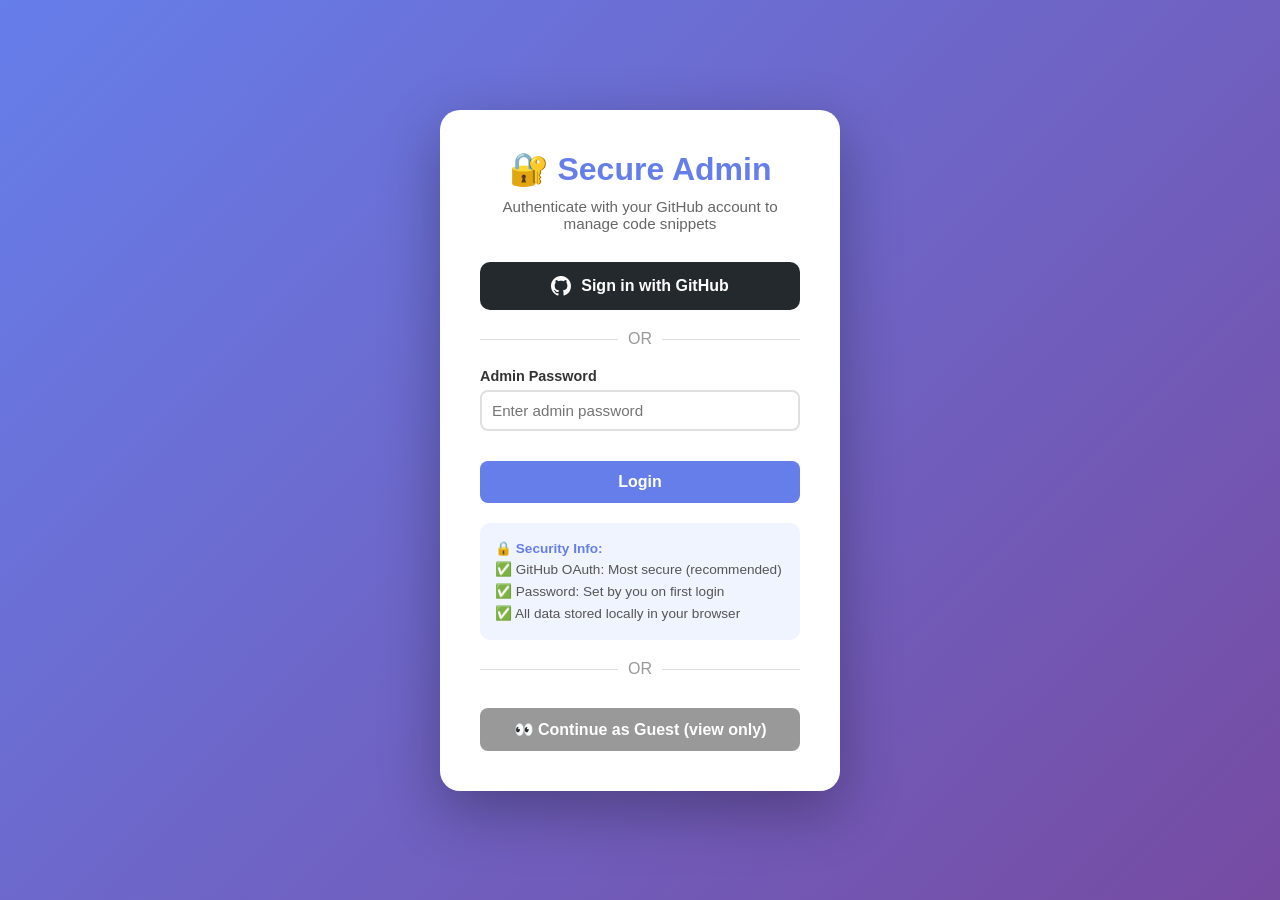
<file: admin.html>
<!DOCTYPE html>
<html lang="en">
<head>
    <meta charset="UTF-8">
    <meta name="viewport" content="width=device-width, initial-scale=1.0">
    <title>Code Snippet Admin Panel - Secure</title>
    <style>
        * {
            margin: 0;
            padding: 0;
            box-sizing: border-box;
        }

        body {
            font-family: 'Inter', -apple-system, BlinkMacSystemFont, 'Segoe UI', sans-serif;
            background: linear-gradient(135deg, #667eea 0%, #764ba2 100%);
            min-height: 100vh;
            padding: 20px;
        }

        .container {
            max-width: 1200px;
            margin: 0 auto;
        }

        /* ===== LOGIN SCREEN ===== */
        .login-container {
            display: none;
            position: fixed;
            top: 0;
            left: 0;
            right: 0;
            bottom: 0;
            background: linear-gradient(135deg, #667eea 0%, #764ba2 100%);
            display: flex;
            justify-content: center;
            align-items: center;
            z-index: 1000;
        }

        .login-container.active {
            display: flex;
        }

        .login-box {
            background: white;
            padding: 40px;
            border-radius: 20px;
            box-shadow: 0 20px 60px rgba(0, 0, 0, 0.3);
            width: 100%;
            max-width: 400px;
            text-align: center;
        }

        .login-box h1 {
            color: #667eea;
            margin-bottom: 10px;
            font-size: 2em;
        }

        .login-box p {
            color: #666;
            margin-bottom: 30px;
            font-size: 0.95em;
        }

        .github-btn {
            display: flex;
            align-items: center;
            justify-content: center;
            background: #24292e;
            color: white;
            border: none;
            padding: 14px 24px;
            border-radius: 10px;
            font-size: 1em;
            font-weight: 600;
            cursor: pointer;
            margin-bottom: 15px;
            transition: all 0.3s;
            width: 100%;
        }

        .github-btn:hover {
            background: #1a1e22;
            transform: translateY(-2px);
            box-shadow: 0 10px 20px rgba(36, 41, 46, 0.3);
        }

        .github-btn svg {
            margin-right: 10px;
            width: 20px;
            height: 20px;
        }

        .divider {
            text-align: center;
            color: #999;
            margin: 20px 0;
            position: relative;
        }

        .divider::before {
            content: '';
            position: absolute;
            left: 0;
            right: 0;
            top: 50%;
            height: 1px;
            background: #ddd;
        }

        .divider span {
            background: white;
            padding: 0 10px;
            position: relative;
        }

        .login-form {
            margin-top: 20px;
        }

        .form-group {
            margin-bottom: 15px;
            text-align: left;
        }

        .form-group label {
            display: block;
            margin-bottom: 6px;
            color: #333;
            font-weight: 600;
            font-size: 0.9em;
        }

        .form-group input {
            width: 100%;
            padding: 10px;
            border: 2px solid #e0e0e0;
            border-radius: 8px;
            font-size: 0.95em;
            transition: all 0.3s;
        }

        .form-group input:focus {
            outline: none;
            border-color: #667eea;
            box-shadow: 0 0 0 3px rgba(102, 126, 234, 0.1);
        }

        .login-btn {
            width: 100%;
            padding: 12px;
            background: #667eea;
            color: white;
            border: none;
            border-radius: 8px;
            font-size: 1em;
            font-weight: 600;
            cursor: pointer;
            transition: all 0.3s;
            margin-top: 10px;
        }

        .login-btn:hover {
            background: #5568d3;
        }

        .login-info {
            background: #f0f4ff;
            padding: 15px;
            border-radius: 10px;
            margin-top: 20px;
            font-size: 0.85em;
            color: #555;
            text-align: left;
            line-height: 1.6;
        }

        .login-info strong {
            color: #667eea;
        }

        /* ===== MAIN PANEL ===== */
        .panel-container {
            display: none;
        }

        .panel-container.active {
            display: block;
        }

        header {
            text-align: center;
            color: white;
            margin-bottom: 30px;
        }

        header h1 {
            font-size: 2.5em;
            margin-bottom: 10px;
        }

        header p {
            font-size: 1.1em;
            opacity: 0.9;
        }

        .logout-btn {
            position: absolute;
            top: 20px;
            right: 20px;
            background: white;
            color: #667eea;
            border: none;
            padding: 10px 20px;
            border-radius: 8px;
            font-weight: 600;
            cursor: pointer;
            transition: all 0.3s;
        }

        .logout-btn:hover {
            background: #f0f0f0;
        }

        .user-info {
            position: absolute;
            top: 20px;
            right: 120px;
            color: white;
            font-size: 0.9em;
        }

        .user-avatar {
            display: inline-block;
            width: 35px;
            height: 35px;
            border-radius: 50%;
            margin-right: 10px;
            vertical-align: middle;
        }

        .main-grid {
            display: grid;
            grid-template-columns: 1fr 1fr;
            gap: 30px;
            margin-bottom: 30px;
        }

        .panel {
            background: white;
            border-radius: 20px;
            padding: 30px;
            box-shadow: 0 20px 60px rgba(0, 0, 0, 0.3);
            backdrop-filter: blur(10px);
        }

        .panel h2 {
            color: #667eea;
            margin-bottom: 20px;
            font-size: 1.5em;
        }

        .form-group {
            margin-bottom: 20px;
        }

        label {
            display: block;
            margin-bottom: 8px;
            color: #333;
            font-weight: 600;
            font-size: 0.95em;
        }

        input, select, textarea {
            width: 100%;
            padding: 12px;
            border: 2px solid #e0e0e0;
            border-radius: 10px;
            font-size: 1em;
            font-family: inherit;
            transition: all 0.3s;
        }

        input:focus, select:focus, textarea:focus {
            outline: none;
            border-color: #667eea;
            box-shadow: 0 0 0 3px rgba(102, 126, 234, 0.1);
        }

        textarea {
            resize: vertical;
            min-height: 150px;
            font-family: 'Courier New', monospace;
        }

        .btn {
            padding: 12px 24px;
            border: none;
            border-radius: 10px;
            font-size: 1em;
            font-weight: 600;
            cursor: pointer;
            transition: all 0.3s;
        }

        .btn-primary {
            background: #667eea;
            color: white;
            width: 100%;
        }

        .btn-primary:hover {
            background: #5568d3;
            transform: translateY(-2px);
            box-shadow: 0 10px 20px rgba(102, 126, 234, 0.3);
        }

        .btn-secondary {
            background: #f0f0f0;
            color: #333;
            margin-right: 10px;
        }

        .btn-secondary:hover {
            background: #e0e0e0;
        }

        .btn-danger {
            background: #ff6b6b;
            color: white;
        }

        .btn-danger:hover {
            background: #ff5252;
        }

        .code-list {
            max-height: 600px;
            overflow-y: auto;
        }

        .code-item {
            background: #f8f9fa;
            padding: 15px;
            border-radius: 10px;
            margin-bottom: 12px;
            border-left: 4px solid #667eea;
            display: flex;
            justify-content: space-between;
            align-items: center;
        }

        .code-item-info {
            flex: 1;
        }

        .code-item-title {
            font-weight: 600;
            color: #333;
            margin-bottom: 5px;
        }

        .code-item-meta {
            font-size: 0.85em;
            color: #666;
        }

        .code-item-badge {
            display: inline-block;
            padding: 4px 10px;
            background: #667eea;
            color: white;
            border-radius: 20px;
            font-size: 0.8em;
            margin-right: 8px;
        }

        .code-item-actions {
            display: flex;
            gap: 8px;
        }

        .btn-small {
            padding: 6px 12px;
            font-size: 0.85em;
        }

        .message {
            padding: 15px;
            border-radius: 10px;
            margin-bottom: 20px;
            font-weight: 600;
        }

        .message.success {
            background: #d4edda;
            color: #155724;
            border: 2px solid #28a745;
        }

        .message.error {
            background: #f8d7da;
            color: #721c24;
            border: 2px solid #f5c6cb;
        }

        .message.info {
            background: #d1ecf1;
            color: #0c5460;
            border: 2px solid #bee5eb;
        }

        .export-import {
            background: white;
            border-radius: 20px;
            padding: 30px;
            box-shadow: 0 20px 60px rgba(0, 0, 0, 0.3);
            margin-bottom: 30px;
        }

        .export-import h2 {
            color: #667eea;
            margin-bottom: 20px;
        }

        .button-group {
            display: flex;
            gap: 10px;
            flex-wrap: wrap;
        }

        .stats {
            display: grid;
            grid-template-columns: repeat(auto-fit, minmax(150px, 1fr));
            gap: 15px;
            margin-bottom: 20px;
        }

        .stat-box {
            background: linear-gradient(135deg, #667eea 0%, #764ba2 100%);
            color: white;
            padding: 20px;
            border-radius: 10px;
            text-align: center;
        }

        .stat-number {
            font-size: 2em;
            font-weight: 700;
        }

        .stat-label {
            font-size: 0.9em;
            opacity: 0.9;
        }

        @media (max-width: 768px) {
            .main-grid {
                grid-template-columns: 1fr;
            }

            header h1 {
                font-size: 1.8em;
            }

            .button-group {
                flex-direction: column;
            }

            .btn-small {
                width: 100%;
            }

            .logout-btn, .user-info {
                position: static;
                margin: 10px 0;
            }
        }

        .scrollbar-custom::-webkit-scrollbar {
            width: 8px;
        }

        .scrollbar-custom::-webkit-scrollbar-track {
            background: #f1f1f1;
            border-radius: 10px;
        }

        .scrollbar-custom::-webkit-scrollbar-thumb {
            background: #667eea;
            border-radius: 10px;
        }

        .loading {
            text-align: center;
            padding: 20px;
            color: #667eea;
        }

        .spinner {
            border: 3px solid #f3f3f3;
            border-top: 3px solid #667eea;
            border-radius: 50%;
            width: 30px;
            height: 30px;
            animation: spin 1s linear infinite;
            margin: 10px auto;
        }

        @keyframes spin {
            0% { transform: rotate(0deg); }
            100% { transform: rotate(360deg); }
        }
    </style>
</head>
<body>

<!-- LOGIN SCREEN -->
<div class="login-container active" id="loginContainer">
    <div class="login-box">
        <h1>🔐 Secure Admin</h1>
        <p>Authenticate with your GitHub account to manage code snippets</p>
        
        <button class="github-btn" onclick="loginWithGitHub()">
            <svg fill="currentColor" viewBox="0 0 16 16">
                <path d="M8 0C3.58 0 0 3.58 0 8c0 3.54 2.29 6.53 5.47 7.59.4.07.55-.17.55-.38 0-.19-.01-.82-.01-1.49-2.01.37-2.53-.49-2.69-.94-.09-.23-.48-.94-.82-1.13-.28-.15-.68-.52-.01-.53.63-.01 1.08.58 1.23.82.72 1.21 1.87.87 2.33.66.07-.52.28-.87.51-1.07-1.78-.2-3.64-.89-3.64-3.95 0-.87.31-1.59.82-2.15-.08-.2-.36-1.02.08-2.12 0 0 .67-.21 2.2.82.64-.18 1.32-.27 2-.27.68 0 1.36.09 2 .27 1.53-1.04 2.2-.82 2.2-.82.44 1.1.16 1.92.08 2.12.51.56.82 1.27.82 2.15 0 3.07-1.87 3.75-3.65 3.95.29.25.54.73.54 1.48 0 1.07-.01 1.93-.01 2.2 0 .21.15.46.55.38A8.012 8.012 0 0 0 16 8c0-4.42-3.58-8-8-8z"/>
            </svg>
            Sign in with GitHub
        </button>

        <div class="divider"><span>OR</span></div>

        <form class="login-form" onsubmit="loginWithPassword(event)">
            <div class="form-group">
                <label for="password">Admin Password</label>
                <input type="password" id="password" placeholder="Enter admin password" required>
            </div>
            <button type="submit" class="login-btn">Login</button>
        </form>

        <div class="login-info">
            <strong>🔒 Security Info:</strong><br>
            ✅ GitHub OAuth: Most secure (recommended)<br>
            ✅ Password: Set by you on first login<br>
            ✅ All data stored locally in your browser
        </div>

        <div class="divider"><span>OR</span></div>

        <button class="login-btn" style="background:#999;" onclick="loginAsGuest()">👀 Continue as Guest (view only)</button>
    </div>
</div>

<!-- MAIN PANEL -->
<div class="panel-container" id="panelContainer">
    <div class="user-info" id="userInfo"></div>
    <button class="logout-btn" onclick="logout()">🚪 Logout</button>

    <div class="container">
        <header>
            <h1>📝 Code Snippet Admin Panel</h1>
            <p>Manage your portfolio code snippets securely</p>
        </header>

        <div id="message"></div>

        <div class="export-import">
            <h2>📊 Dashboard</h2>
            <div class="stats">
                <div class="stat-box">
                    <div class="stat-number" id="totalCodes">0</div>
                    <div class="stat-label">Total Codes</div>
                </div>
                <div class="stat-box">
                    <div class="stat-number" id="cCount">0</div>
                    <div class="stat-label">C Snippets</div>
                </div>
                <div class="stat-box">
                    <div class="stat-number" id="cppCount">0</div>
                    <div class="stat-label">C++ Snippets</div>
                </div>
                <div class="stat-box">
                    <div class="stat-number" id="pythonCount">0</div>
                    <div class="stat-label">Python Snippets</div>
                </div>
            </div>

            <h3 style="margin-top: 20px; margin-bottom: 15px; color: #333;">Quick Actions</h3>
            <div class="button-group">
                <button class="btn btn-primary btn-small" id="publishBtn" onclick="publishToGitHub()" style="display:none;">🚀 Publish to Live Site</button>
                <button class="btn btn-primary btn-small" onclick="exportJSON()">📥 Export JSON</button>
                <button class="btn btn-secondary btn-small" onclick="document.getElementById('importFile').click()">📤 Import JSON</button>
                <input type="file" id="importFile" accept=".json" style="display: none;" onchange="importJSON(event)">
                <button class="btn btn-secondary btn-small" onclick="downloadTemplate()">📋 Download Template</button>
                <button class="btn btn-danger btn-small" onclick="clearAll()">🗑️ Clear All</button>
            </div>
            <p id="publishHint" style="display:none;margin-top:10px;font-size:0.85em;color:#888;">
                ℹ️ Sign in with GitHub (not password mode) to publish changes directly to the live site.
            </p>
        </div>

        <div class="main-grid">
            <!-- Add New Code Panel -->
            <div class="panel">
                <h2>➕ Add New Code</h2>
                <form onsubmit="addCode(event)">
                    <div class="form-group">
                        <label for="title">Code Title *</label>
                        <input type="text" id="title" placeholder="e.g., Factorial Program" required>
                    </div>

                    <div class="form-group">
                        <label for="filename">Filename *</label>
                        <input type="text" id="filename" placeholder="e.g., factorial.c" required>
                    </div>

                    <div class="form-group">
                        <label for="language">Language *</label>
                        <select id="language" required onchange="updateFileExtension()">
                            <option value="">Select Language</option>
                            <option value="C">C</option>
                            <option value="C++">C++</option>
                            <option value="Python">Python</option>
                        </select>
                    </div>

                    <div class="form-group">
                        <label for="level">Difficulty Level *</label>
                        <select id="level" required>
                            <option value="">Select Level</option>
                            <option value="basic">Basic</option>
                            <option value="advanced">Advanced</option>
                            <option value="expert">Expert</option>
                        </select>
                    </div>

                    <div class="form-group">
                        <label for="code">Code Content *</label>
                        <textarea id="code" placeholder="Paste your code here..." required></textarea>
                    </div>

                    <div class="form-group" id="ipynbGroup" style="display:none;">
                        <label for="ipynb">Notebook (.ipynb) path or full Colab URL</label>
                        <input type="text" id="ipynb" placeholder="codes/Python/expert/ml_demo.ipynb  or  https://colab.research.google.com/...">
                        <small style="display:block;margin-top:6px;color:#888;">A repo path (e.g. <code>codes/Python/expert/demo.ipynb</code>) auto-opens directly in Colab. A full URL is used as-is. Upload/manage notebooks in <a href="https://drive.google.com/drive/folders/1XSeTiWy2YNpcdTpsmmi9NyGGXFlAyVd9" target="_blank" rel="noopener">📁 this Drive folder</a> — open a notebook there, "Open with Colab", then paste its share link here.</small>
                    </div>

                    <div class="form-group">
                        <label>🔗 Extra Links (optional)</label>
                        <div id="linksList"></div>
                        <button type="button" class="btn btn-secondary btn-small" onclick="addLinkField()">+ Add Link</button>
                    </div>

                    <button type="submit" class="btn btn-primary">✨ Add Code Snippet</button>
                </form>
            </div>

            <!-- Code List Panel -->
            <div class="panel">
                <h2>📚 Your Code Snippets</h2>
                <div class="code-list scrollbar-custom" id="codeList">
                    <p style="text-align: center; color: #999; padding: 20px;">No codes added yet. Add your first code! ✨</p>
                </div>
            </div>
        </div>
    </div>
</div>

<script>
    let allCodes = [];
    let currentUser = null;
    const GITHUB_CLIENT_ID = 'Ov23liAU8YW2uRXXXXXX'; // Will be replaced
    const GITHUB_REDIRECT_URI = window.location.origin + window.location.pathname + '?auth=github';

    // Repo this admin panel publishes to (must match script.js)
    const REPO_OWNER = 'piyushsingh08112005-cmd';
    const REPO_NAME = 'piyushsingh08112005-cmd.github.io';
    const REPO_BRANCH = 'main';
    const REPO_DATA_PATH = 'data/codes.json';

    // Check authentication on page load
    window.addEventListener('load', () => {
        checkAuth();
        handleGitHubCallback();
    });

    function checkAuth() {
        const auth = localStorage.getItem('adminAuth');
        const guest = sessionStorage.getItem('guestMode');

        if (auth === 'true') {
            showPanel();
            loadFromLocalStorage();
            renderCodeList();
            updateStats();
            updateUserInfo();
        } else if (guest === 'true') {
            enterGuestMode();
        } else {
            showLogin();
        }
    }

    function showLogin() {
        document.getElementById('loginContainer').classList.add('active');
        document.getElementById('panelContainer').classList.remove('active');
    }

    function showPanel() {
        document.getElementById('loginContainer').classList.remove('active');
        document.getElementById('panelContainer').classList.add('active');
    }

    function loginAsGuest() {
        sessionStorage.setItem('guestMode', 'true');
        enterGuestMode();
        showMessage('👀 Browsing as guest — changes can\'t be saved', 'info');
    }

    function enterGuestMode() {
        showPanel();
        loadFromLocalStorage();
        renderCodeList();
        updateStats();
        updateUserInfo();
        applyGuestRestrictions();
    }

    function isGuest() {
        return sessionStorage.getItem('guestMode') === 'true';
    }

    function applyGuestRestrictions() {
        if (!isGuest()) return;

        // Disable the "Add New Code" form
        document.querySelectorAll('#panelContainer form').forEach(f => {
            f.querySelectorAll('input, textarea, select, button').forEach(el => el.disabled = true);
        });

        // Disable destructive / write quick-action buttons
        document.querySelectorAll('.export-import .button-group .btn').forEach(btn => {
            if (!btn.textContent.includes('Export') && !btn.textContent.includes('Template')) {
                btn.disabled = true;
            }
        });

        document.getElementById('importFile').disabled = true;
    }

    function loginWithGitHub() {
        // Hand off to the dedicated authorize.html page for token entry & verification
        window.location.href = 'authorize.html';
    }

    function loginWithPassword(e) {
        e.preventDefault();
        const password = document.getElementById('password').value;
        const savedPassword = localStorage.getItem('adminPassword');

        // First time setup
        if (!savedPassword) {
            if (password.length < 6) {
                alert('Password must be at least 6 characters');
                return;
            }
            localStorage.setItem('adminPassword', btoa(password)); // Simple encoding
            localStorage.setItem('adminAuth', 'true');
            localStorage.setItem('authMethod', 'password');
            showPanel();
            loadFromLocalStorage();
            renderCodeList();
            updateStats();
            updateUserInfo();
            showMessage('✅ Admin password set! Login successful.', 'success');
        } else {
            // Verify password
            if (btoa(password) === savedPassword) {
                localStorage.setItem('adminAuth', 'true');
                localStorage.setItem('authMethod', 'password');
                showPanel();
                loadFromLocalStorage();
                renderCodeList();
                updateStats();
                updateUserInfo();
                showMessage('✅ Login successful!', 'success');
            } else {
                showMessage('❌ Invalid password', 'error');
            }
        }
    }

    function updateUserInfo() {
        const authMethod = localStorage.getItem('authMethod');
        const userInfo = document.getElementById('userInfo');
        const publishBtn = document.getElementById('publishBtn');
        const publishHint = document.getElementById('publishHint');

        if (isGuest()) {
            userInfo.textContent = '👀 Guest Mode (view only)';
            publishBtn.style.display = 'none';
            publishHint.style.display = 'none';
        } else if (authMethod === 'github') {
            const user = JSON.parse(localStorage.getItem('githubUser') || '{}');
            userInfo.innerHTML = `
                <img src="${user.avatar_url}" class="user-avatar" alt="avatar">
                <span>👤 ${user.name || user.login}</span>
            `;
            publishBtn.style.display = 'inline-block';
            publishHint.style.display = 'none';
        } else {
            userInfo.textContent = '🔐 Password Protected Mode';
            publishBtn.style.display = 'none';
            publishHint.style.display = 'block';
        }
    }

    function logout() {
        if (confirm('Are you sure you want to logout?')) {
            localStorage.removeItem('adminAuth');
            sessionStorage.removeItem('guestMode');
            currentUser = null;
            document.getElementById('password').value = '';
            showLogin();
            showMessage('✅ Logged out successfully', 'info');
        }
    }

    function loadFromLocalStorage() {
        const saved = localStorage.getItem('portfolioCodes');
        if (saved) {
            allCodes = JSON.parse(saved);
        }
    }

    function saveToLocalStorage() {
        localStorage.setItem('portfolioCodes', JSON.stringify(allCodes));
    }

    function updateFileExtension() {
        const lang = document.getElementById('language').value;
        const filename = document.getElementById('filename').value;
        const extensions = { 'C': '.c', 'C++': '.cpp', 'Python': '.py' };
        
        if (lang && filename) {
            const ext = extensions[lang];
            const base = filename.split('.')[0];
            document.getElementById('filename').value = base + ext;
        }

        document.getElementById('ipynbGroup').style.display = (lang === 'Python') ? 'block' : 'none';
    }

    /* ===== EXTRA LINKS CONTROL ===== */
    function addLinkField(label, url) {
        const container = document.getElementById('linksList');
        const row = document.createElement('div');
        row.className = 'link-row';
        row.style.cssText = 'display:flex;gap:8px;margin-bottom:8px;';
        row.innerHTML = `
            <input type="text" class="link-label" placeholder="Label (e.g. Docs)" style="flex:1;padding:8px;border:2px solid #e0e0e0;border-radius:8px;" value="${label ? escapeHtml(label) : ''}">
            <input type="url" class="link-url" placeholder="https://..." style="flex:2;padding:8px;border:2px solid #e0e0e0;border-radius:8px;" value="${url ? escapeHtml(url) : ''}">
            <button type="button" class="btn btn-danger btn-small" onclick="this.parentElement.remove()">✕</button>
        `;
        container.appendChild(row);
    }

    function collectLinks() {
        const rows = document.querySelectorAll('#linksList .link-row');
        const links = [];
        rows.forEach(row => {
            const url = row.querySelector('.link-url').value.trim();
            const label = row.querySelector('.link-label').value.trim();
            if (url) links.push({ label: label || url, url });
        });
        return links;
    }

    function clearLinkFields() {
        document.getElementById('linksList').innerHTML = '';
    }

    function addCode(e) {
        if (isGuest()) { e.preventDefault(); showMessage('👀 Guests can\'t add code. Please log in.', 'error'); return; }
        e.preventDefault();

        const newCode = {
            title: document.getElementById('title').value,
            filename: document.getElementById('filename').value,
            lang: document.getElementById('language').value,
            level: document.getElementById('level').value,
            code: document.getElementById('code').value
        };

        const ipynb = document.getElementById('ipynb').value.trim();
        if (ipynb && newCode.lang === 'Python') {
            newCode.ipynb = ipynb;
        }

        const links = collectLinks();
        if (links.length) {
            newCode.links = links;
        }

        allCodes.push(newCode);
        saveToLocalStorage();
        renderCodeList();
        updateStats();
        showMessage('✅ Code snippet added successfully!', 'success');

        // Reset form
        document.querySelector('form').reset();
        clearLinkFields();
        document.getElementById('ipynbGroup').style.display = 'none';
    }

    function renderCodeList() {
        const list = document.getElementById('codeList');
        
        if (allCodes.length === 0) {
            list.innerHTML = '<p style="text-align: center; color: #999; padding: 20px;">No codes added yet. Add your first code! ✨</p>';
            return;
        }

        list.innerHTML = allCodes.map((code, index) => `
            <div class="code-item">
                <div class="code-item-info">
                    <div class="code-item-title">${escapeHtml(code.title)}</div>
                    <div class="code-item-meta">
                        <span class="code-item-badge">${code.lang}</span>
                        <span class="code-item-badge">${code.level}</span>
                        <span style="color: #666;">📄 ${escapeHtml(code.filename)}</span>
                    </div>
                </div>
                <div class="code-item-actions">
                    <button class="btn btn-secondary btn-small" onclick="editCode(${index})">✏️</button>
                    <button class="btn btn-danger btn-small" onclick="deleteCode(${index})">🗑️</button>
                </div>
            </div>
        `).join('');
    }

    function deleteCode(index) {
        if (isGuest()) { showMessage('👀 Guests can\'t delete code. Please log in.', 'error'); return; }
        if (confirm('Are you sure you want to delete this code?')) {
            allCodes.splice(index, 1);
            saveToLocalStorage();
            renderCodeList();
            updateStats();
            showMessage('❌ Code snippet deleted!', 'info');
        }
    }

    function editCode(index) {
        if (isGuest()) { showMessage('👀 Guests can\'t edit code. Please log in.', 'error'); return; }
        const code = allCodes[index];
        document.getElementById('title').value = code.title;
        document.getElementById('filename').value = code.filename;
        document.getElementById('language').value = code.lang;
        document.getElementById('level').value = code.level;
        document.getElementById('code').value = code.code;
        document.getElementById('ipynb').value = code.ipynb || '';
        document.getElementById('ipynbGroup').style.display = (code.lang === 'Python') ? 'block' : 'none';

        clearLinkFields();
        (code.links || []).forEach(link => addLinkField(link.label, link.url));

        allCodes.splice(index, 1);
        saveToLocalStorage();
        renderCodeList();
        updateStats();
        showMessage('✏️ Editing mode. Make changes and click "Add Code Snippet"', 'info');
        document.querySelector('form').scrollIntoView({ behavior: 'smooth' });
    }

    async function publishToGitHub() {
        if (isGuest()) { showMessage('👀 Guests can\'t publish. Please log in.', 'error'); return; }

        const token = localStorage.getItem('githubToken');
        if (!token) {
            showMessage('❌ Sign in with GitHub to publish directly to the live site.', 'error');
            return;
        }

        if (!confirm(`Publish ${allCodes.length} code snippet(s) to the live site? This commits directly to ${REPO_OWNER}/${REPO_NAME} (${REPO_BRANCH}).`)) {
            return;
        }

        const publishBtn = document.getElementById('publishBtn');
        publishBtn.disabled = true;
        publishBtn.textContent = '⏳ Publishing...';

        const apiUrl = `https://api.github.com/repos/${REPO_OWNER}/${REPO_NAME}/contents/${REPO_DATA_PATH}`;
        const headers = {
            'Authorization': `token ${token}`,
            'Accept': 'application/vnd.github.v3+json'
        };

        try {
            // 1. Get current file SHA (required to update an existing file)
            let sha = null;
            const getRes = await fetch(`${apiUrl}?ref=${REPO_BRANCH}`, { headers });
            if (getRes.ok) {
                const fileData = await getRes.json();
                sha = fileData.sha;
            } else if (getRes.status !== 404) {
                throw new Error(`Could not read current file (${getRes.status})`);
            }

            // 2. UTF-8 safe base64 encode of the JSON content
            const jsonStr = JSON.stringify(allCodes, null, 2);
            const base64Content = btoa(unescape(encodeURIComponent(jsonStr)));

            // 3. Commit (create or update)
            const putRes = await fetch(apiUrl, {
                method: 'PUT',
                headers: { ...headers, 'Content-Type': 'application/json' },
                body: JSON.stringify({
                    message: `Update code snippets via admin panel (${new Date().toISOString()})`,
                    content: base64Content,
                    branch: REPO_BRANCH,
                    ...(sha ? { sha } : {})
                })
            });

            if (!putRes.ok) {
                const err = await putRes.json().catch(() => ({}));
                throw new Error(err.message || `GitHub API error (${putRes.status})`);
            }

            showMessage('✅ Published! Live site will update shortly (GitHub Pages may take a minute).', 'success');
        } catch (err) {
            showMessage('❌ Publish failed: ' + err.message, 'error');
        } finally {
            publishBtn.disabled = false;
            publishBtn.textContent = '🚀 Publish to Live Site';
        }
    }

    function exportJSON() {
        const dataStr = JSON.stringify(allCodes, null, 2);
        const dataBlob = new Blob([dataStr], { type: 'application/json' });
        const url = URL.createObjectURL(dataBlob);
        const link = document.createElement('a');
        link.href = url;
        link.download = 'codes.json';
        link.click();
        showMessage('✅ JSON exported! Copy this to data/codes.json in your repo', 'success');
    }

    function importJSON(event) {
        if (isGuest()) { showMessage('👀 Guests can\'t import data. Please log in.', 'error'); return; }
        const file = event.target.files[0];
        if (!file) return;

        const reader = new FileReader();
        reader.onload = (e) => {
            try {
                const imported = JSON.parse(e.target.result);
                if (Array.isArray(imported)) {
                    allCodes = imported;
                    saveToLocalStorage();
                    renderCodeList();
                    updateStats();
                    showMessage('✅ JSON imported successfully!', 'success');
                } else {
                    showMessage('❌ Invalid JSON format. Must be an array.', 'error');
                }
            } catch (err) {
                showMessage('❌ Error parsing JSON: ' + err.message, 'error');
            }
        };
        reader.readAsText(file);
    }

    function downloadTemplate() {
        const template = [
            {
                "title": "Hello World",
                "filename": "hello.c",
                "lang": "C",
                "level": "basic",
                "code": "#include <stdio.h>\n\nint main() {\n    printf(\"Hello, World!\\n\");\n    return 0;\n}"
            }
        ];
        const dataStr = JSON.stringify(template, null, 2);
        const dataBlob = new Blob([dataStr], { type: 'application/json' });
        const url = URL.createObjectURL(dataBlob);
        const link = document.createElement('a');
        link.href = url;
        link.download = 'template.json';
        link.click();
    }

    function updateStats() {
        document.getElementById('totalCodes').textContent = allCodes.length;
        document.getElementById('cCount').textContent = allCodes.filter(c => c.lang === 'C').length;
        document.getElementById('cppCount').textContent = allCodes.filter(c => c.lang === 'C++').length;
        document.getElementById('pythonCount').textContent = allCodes.filter(c => c.lang === 'Python').length;
    }

    function clearAll() {
        if (isGuest()) { showMessage('👀 Guests can\'t clear data. Please log in.', 'error'); return; }
        if (confirm('⚠️ This will delete ALL code snippets. Are you sure?')) {
            allCodes = [];
            saveToLocalStorage();
            renderCodeList();
            updateStats();
            showMessage('🗑️ All codes cleared!', 'info');
        }
    }

    function showMessage(text, type) {
        const msg = document.getElementById('message');
        msg.innerHTML = `<div class="message ${type}">${text}</div>`;
        setTimeout(() => {
            msg.innerHTML = '';
        }, 4000);
    }

    function escapeHtml(str) {
        const div = document.createElement('div');
        div.textContent = str;
        return div.innerHTML;
    }

    function handleGitHubCallback() {
        const params = new URLSearchParams(window.location.search);
        if (params.get('auth') === 'github') {
            const code = params.get('code');
            if (code) {
                // Exchange code for token (requires backend)
                // For now, we'll show GitHub token option
            }
        }
    }
</script>
</body>
</html>
</file>
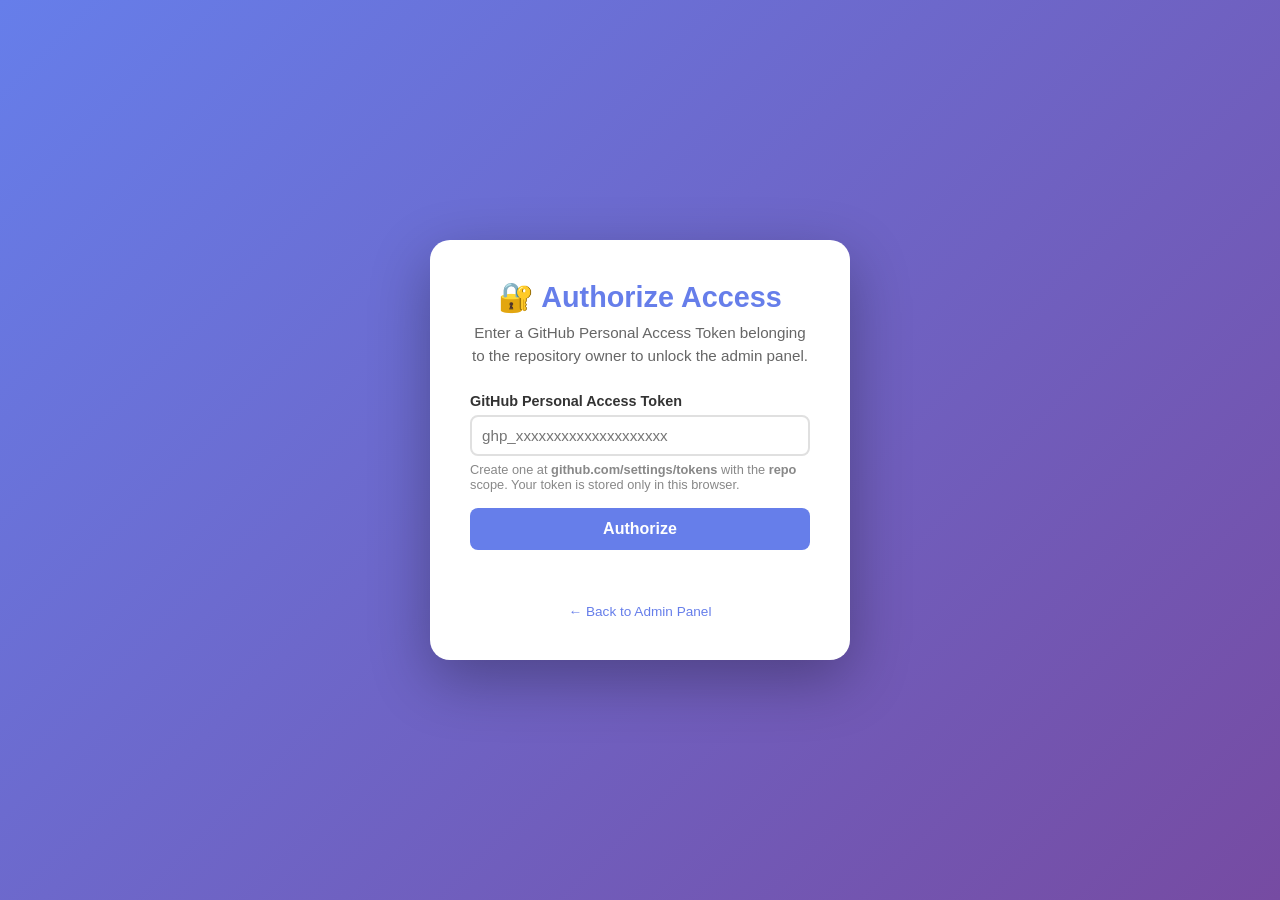
<file: authorize.html>
<!DOCTYPE html>
<html lang="en">
<head>
<meta charset="UTF-8">
<meta name="viewport" content="width=device-width, initial-scale=1.0">
<title>Authorize Admin Access</title>
<style>
  * { margin: 0; padding: 0; box-sizing: border-box; }

  body {
    font-family: 'Inter', -apple-system, BlinkMacSystemFont, 'Segoe UI', sans-serif;
    background: linear-gradient(135deg, #667eea 0%, #764ba2 100%);
    min-height: 100vh;
    display: flex;
    align-items: center;
    justify-content: center;
    padding: 20px;
  }

  .box {
    background: #fff;
    width: 100%;
    max-width: 420px;
    padding: 40px;
    border-radius: 20px;
    box-shadow: 0 20px 60px rgba(0, 0, 0, 0.3);
    text-align: center;
  }

  .box h1 {
    color: #667eea;
    font-size: 1.8em;
    margin-bottom: 8px;
  }

  .box p {
    color: #666;
    font-size: 0.95em;
    margin-bottom: 25px;
    line-height: 1.5;
  }

  .form-group {
    text-align: left;
    margin-bottom: 16px;
  }

  .form-group label {
    display: block;
    margin-bottom: 6px;
    color: #333;
    font-weight: 600;
    font-size: 0.9em;
  }

  .form-group input {
    width: 100%;
    padding: 10px;
    border: 2px solid #e0e0e0;
    border-radius: 8px;
    font-size: 0.95em;
    transition: all 0.3s;
  }

  .form-group input:focus {
    outline: none;
    border-color: #667eea;
    box-shadow: 0 0 0 3px rgba(102, 126, 234, 0.1);
  }

  .form-group small {
    display: block;
    margin-top: 6px;
    color: #888;
    font-size: 0.8em;
  }

  .btn {
    width: 100%;
    padding: 12px;
    background: #667eea;
    color: #fff;
    border: none;
    border-radius: 8px;
    font-size: 1em;
    font-weight: 600;
    cursor: pointer;
    transition: all 0.3s;
  }

  .btn:hover { background: #5568d3; }
  .btn:disabled { opacity: 0.6; cursor: not-allowed; }

  .back-link {
    display: inline-block;
    margin-top: 18px;
    color: #667eea;
    font-size: 0.85em;
    text-decoration: none;
  }

  .back-link:hover { text-decoration: underline; }

  #status {
    margin-top: 16px;
    font-size: 0.9em;
    min-height: 20px;
  }

  #status.success { color: #2e7d32; }
  #status.error { color: #c62828; }

  .spinner {
    width: 18px;
    height: 18px;
    border: 3px solid rgba(102, 126, 234, 0.25);
    border-top-color: #667eea;
    border-radius: 50%;
    display: inline-block;
    vertical-align: middle;
    margin-right: 8px;
    animation: spin 0.8s linear infinite;
  }

  @keyframes spin { 100% { transform: rotate(360deg); } }
</style>
</head>
<body>

<div class="box">
  <h1>🔐 Authorize Access</h1>
  <p>Enter a GitHub Personal Access Token belonging to the repository owner to unlock the admin panel.</p>

  <form id="authForm">
    <div class="form-group">
      <label for="token">GitHub Personal Access Token</label>
      <input type="password" id="token" placeholder="ghp_xxxxxxxxxxxxxxxxxxxx" required autocomplete="off">
      <small>Create one at <strong>github.com/settings/tokens</strong> with the <strong>repo</strong> scope. Your token is stored only in this browser.</small>
    </div>
    <button type="submit" class="btn" id="authBtn">Authorize</button>
  </form>

  <div id="status"></div>

  <a href="admin.html" class="back-link">← Back to Admin Panel</a>
</div>

<script>
  const REPO_OWNER = 'piyushsingh08112005-cmd';
  const form = document.getElementById('authForm');
  const authBtn = document.getElementById('authBtn');
  const statusEl = document.getElementById('status');

  // If already authorized, bounce straight back to admin
  if (localStorage.getItem('adminAuth') === 'true') {
    window.location.replace('admin.html');
  }

  function setStatus(message, type) {
    statusEl.textContent = message;
    statusEl.className = type || '';
  }

  form.addEventListener('submit', async (e) => {
    e.preventDefault();
    const token = document.getElementById('token').value.trim();
    if (!token) return;

    authBtn.disabled = true;
    setStatus('Verifying token...', '');

    try {
      const res = await fetch('https://api.github.com/user', {
        headers: {
          'Authorization': `token ${token}`,
          'Accept': 'application/vnd.github.v3+json'
        }
      });

      if (!res.ok) throw new Error('Invalid or expired token');
      const user = await res.json();

      if (user.login !== REPO_OWNER) {
        throw new Error('Only the repository owner can access this panel');
      }

      localStorage.setItem('adminAuth', 'true');
      localStorage.setItem('authMethod', 'github');
      localStorage.setItem('githubUser', JSON.stringify(user));
      localStorage.setItem('githubToken', token);

      setStatus('✅ Authorized! Redirecting...', 'success');
      setTimeout(() => {
        window.location.replace('admin.html');
      }, 800);
    } catch (err) {
      setStatus('❌ ' + err.message, 'error');
      authBtn.disabled = false;
    }
  });
</script>
</body>
</html>
</file>
